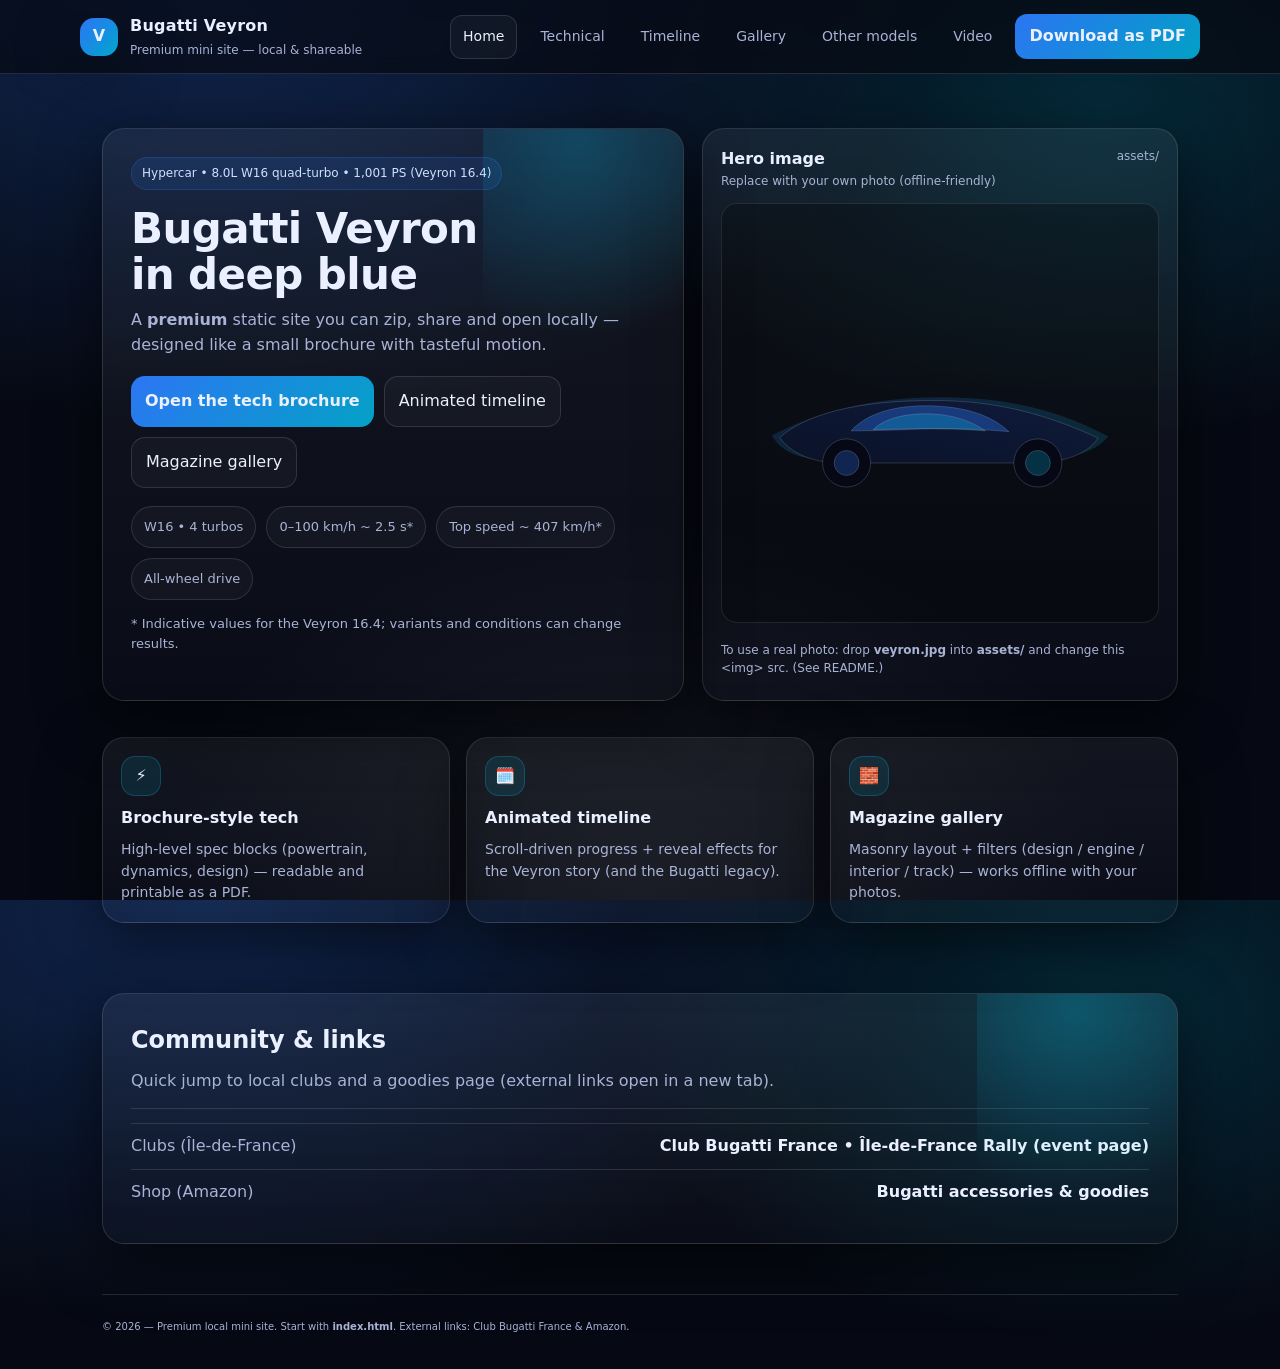
<file: index.html>
<!doctype html>
<html lang="en">
<head>
  <meta charset="utf-8"/>
  <meta name="viewport" content="width=device-width, initial-scale=1"/>
  <title>Bugatti Veyron (Blue) — Premium Fan Mini Site</title>
  <meta name="description" content="A premium, shareable mini site about the blue Bugatti Veyron: home, brochure tech sheet, animated timeline, gallery, other models configurator, and video."/>
  <link rel="stylesheet" href="assets/styles.css"/>
</head>
<body>

<header>
  <div class="container nav">
    <a class="brand" href="index.html">
      <div class="badge">V</div>
      <div class="brandText">
        <div class="title">Bugatti Veyron</div>
        <div class="subtitle">Premium mini site — local & shareable</div>
      </div>
    </a>
    <nav class="links" aria-label="Main navigation">
      <a class="link" aria-current="page" href="index.html">Home</a>
      <a class="link" href="technical.html">Technical</a>
      <a class="link" href="timeline.html">Timeline</a>
      <a class="link" href="gallery.html">Gallery</a>
      <a class="link" href="other-models.html">Other models</a>
      <a class="link" href="video.html">Video</a>
      <a class="cta" href="technical.html#print">Download as PDF</a>
    </nav>
  </div>
</header>

<main class="container">
  <section class="hero">
    <div class="heroGrid">
      <div class="card heroCard reveal" data-parallax="0.20">
        <span class="kicker">Hypercar • 8.0L W16 quad‑turbo • 1,001 PS (Veyron 16.4)</span>
        <h1>Bugatti Veyron<br/>in deep blue</h1>
        <p class="lead">
          A <b>premium</b> static site you can zip, share and open locally — designed like a small brochure with tasteful motion.
        </p>
        <div class="btnRow">
          <a class="btn btnPrimary" href="technical.html">Open the tech brochure</a>
          <a class="btn" href="timeline.html">Animated timeline</a>
          <a class="btn" href="gallery.html">Magazine gallery</a>
        </div>

        <div class="pills" aria-label="Key figures">
          <div class="pill">W16 • 4 turbos</div>
          <div class="pill">0–100 km/h ~ 2.5 s*</div>
          <div class="pill">Top speed ~ 407 km/h*</div>
          <div class="pill">All‑wheel drive</div>
        </div>
        <p class="lead" style="margin-top:14px; font-size:13px">
          * Indicative values for the Veyron 16.4; variants and conditions can change results.
        </p>
      </div>

      <div class="card mediaCard reveal">
        <div class="mediaTop">
          <div>
            <div class="mediaTitle">Hero image</div>
            <div class="mediaNote">Replace with your own photo (offline‑friendly)</div>
          </div>
          <div class="mediaNote">assets/</div>
        </div>
        <div class="figure">
          <img src="assets/veyron-illustration.svg" alt="Stylized illustration of a blue Bugatti Veyron"/>
        </div>
        <div class="caption">
          To use a real photo: drop <b>veyron.jpg</b> into <b>assets/</b> and change this &lt;img&gt; src. (See README.)
        </div>
      </div>
    </div>
  </section>

  <section class="section">
    <div class="grid3">
      <div class="card tile reveal">
        <div class="icon">⚡</div>
        <h3>Brochure‑style tech</h3>
        <p>High‑level spec blocks (powertrain, dynamics, design) — readable and printable as a PDF.</p>
      </div>
      <div class="card tile reveal">
        <div class="icon">🗓️</div>
        <h3>Animated timeline</h3>
        <p>Scroll‑driven progress + reveal effects for the Veyron story (and the Bugatti legacy).</p>
      </div>
      <div class="card tile reveal">
        <div class="icon">🧱</div>
        <h3>Magazine gallery</h3>
        <p>Masonry layout + filters (design / engine / interior / track) — works offline with your photos.</p>
      </div>
    </div>
  </section>

  <section class="section">
    <div class="card heroCard reveal">
      <h2 style="margin:0 0 10px; font-size:24px">Community & links</h2>
      <p class="lead" style="margin:0">
        Quick jump to local clubs and a goodies page (external links open in a new tab).
      </p>
      
<div class="hr"></div>
<div class="specRow"><span>Clubs (Île‑de‑France)</span><b><a href="https://www.clubbugatti.fr/" target="_blank" rel="noopener">Club Bugatti France</a> • <a href="https://www.clubbugatti.fr/event-details/rallye-ile-de-france-2025" target="_blank" rel="noopener">Île‑de‑France Rally (event page)</a></b></div>
<div class="specRow"><span>Shop (Amazon)</span><b><a href="https://www.amazon.fr/Bugatti-Porte-cl%C3%A9s-Accessoires/s?k=Bugatti&rh=n%3A2711340031" target="_blank" rel="noopener">Bugatti accessories & goodies</a></b></div>

    </div>
  </section>

  <footer class="footer">
    <div class="container" style="padding:0">
      <small>© <span data-year></span> — Premium local mini site. Start with <b>index.html</b>. External links: Club Bugatti France & Amazon.</small>
    </div>
  </footer>
</main>
<script src="assets/script.js"></script>
</body>
</html>
</file>
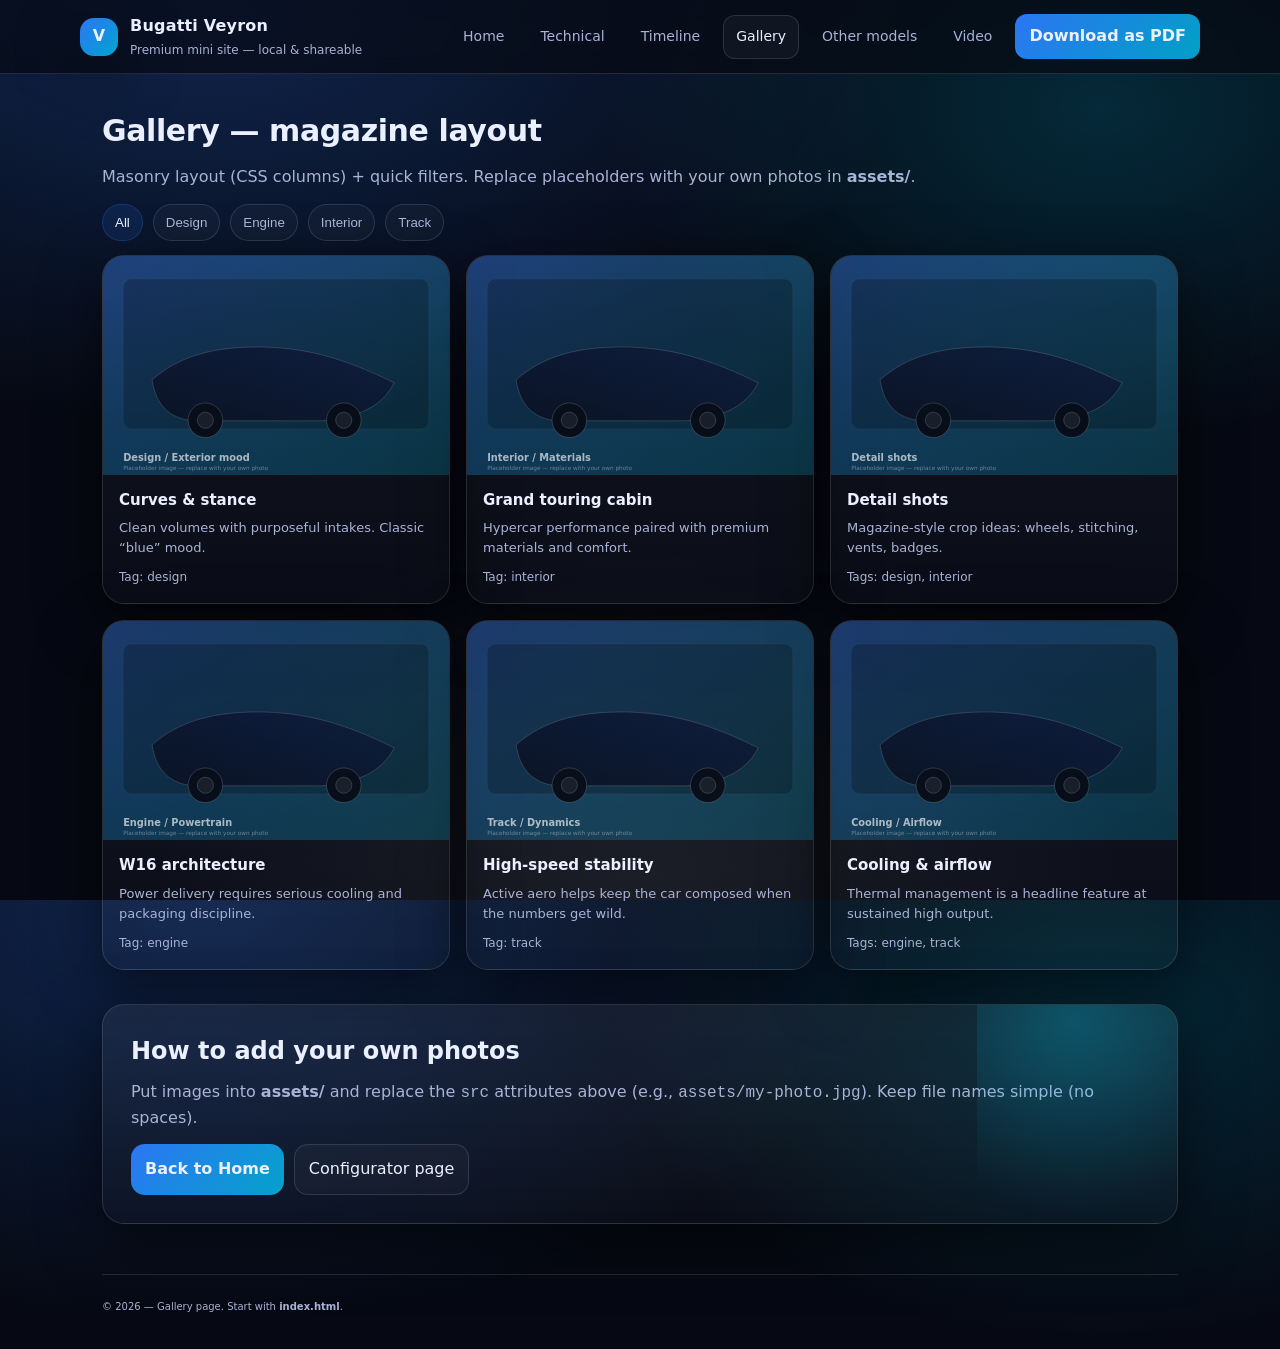
<file: gallery.html>
<!doctype html>
<html lang="en">
<head>
  <meta charset="utf-8"/>
  <meta name="viewport" content="width=device-width, initial-scale=1"/>
  <title>Bugatti Veyron — Gallery (masonry + filters)</title>
  <meta name="description" content="Magazine-style masonry gallery with filters. Offline-friendly placeholders you can replace with real photos."/>
  <link rel="stylesheet" href="assets/styles.css"/>
</head>
<body>

<header>
  <div class="container nav">
    <a class="brand" href="index.html">
      <div class="badge">V</div>
      <div class="brandText">
        <div class="title">Bugatti Veyron</div>
        <div class="subtitle">Premium mini site — local & shareable</div>
      </div>
    </a>
    <nav class="links" aria-label="Main navigation">
      <a class="link" href="index.html">Home</a>
      <a class="link" href="technical.html">Technical</a>
      <a class="link" href="timeline.html">Timeline</a>
      <a class="link" aria-current="page" href="gallery.html">Gallery</a>
      <a class="link" href="other-models.html">Other models</a>
      <a class="link" href="video.html">Video</a>
      <a class="cta" href="technical.html#print">Download as PDF</a>
    </nav>
  </div>
</header>

<main class="container">
  <section class="pageTitle reveal">
    <h2>Gallery — magazine layout</h2>
    <p>Masonry layout (CSS columns) + quick filters. Replace placeholders with your own photos in <b>assets/</b>.</p>
  </section>

  <section class="section" style="padding-top:0">
    <div class="filterRow reveal" role="toolbar" aria-label="Gallery filters">
      <button class="chip" aria-pressed="true" data-filter="all">All</button>
      <button class="chip" aria-pressed="false" data-filter="design">Design</button>
      <button class="chip" aria-pressed="false" data-filter="engine">Engine</button>
      <button class="chip" aria-pressed="false" data-filter="interior">Interior</button>
      <button class="chip" aria-pressed="false" data-filter="track">Track</button>
    </div>

    <div class="gallery">
      <div class="gItem reveal" data-tags="design">
        <div class="card gCard">
          <img class="gImg" src="assets/gallery-01.svg" alt="Design shot placeholder"/>
          <div class="gBody">
            <h4>Curves & stance</h4>
            <p>Clean volumes with purposeful intakes. Classic “blue” mood.</p>
            <div class="tag">Tag: design</div>
          </div>
        </div>
      </div>

      <div class="gItem reveal" data-tags="engine">
        <div class="card gCard">
          <img class="gImg" src="assets/gallery-02.svg" alt="Engine placeholder"/>
          <div class="gBody">
            <h4>W16 architecture</h4>
            <p>Power delivery requires serious cooling and packaging discipline.</p>
            <div class="tag">Tag: engine</div>
          </div>
        </div>
      </div>

      <div class="gItem reveal" data-tags="interior">
        <div class="card gCard">
          <img class="gImg" src="assets/gallery-03.svg" alt="Interior placeholder"/>
          <div class="gBody">
            <h4>Grand touring cabin</h4>
            <p>Hypercar performance paired with premium materials and comfort.</p>
            <div class="tag">Tag: interior</div>
          </div>
        </div>
      </div>

      <div class="gItem reveal" data-tags="track">
        <div class="card gCard">
          <img class="gImg" src="assets/gallery-04.svg" alt="Track placeholder"/>
          <div class="gBody">
            <h4>High‑speed stability</h4>
            <p>Active aero helps keep the car composed when the numbers get wild.</p>
            <div class="tag">Tag: track</div>
          </div>
        </div>
      </div>

      <div class="gItem reveal" data-tags="design,interior">
        <div class="card gCard">
          <img class="gImg" src="assets/gallery-05.svg" alt="Design + interior placeholder"/>
          <div class="gBody">
            <h4>Detail shots</h4>
            <p>Magazine-style crop ideas: wheels, stitching, vents, badges.</p>
            <div class="tag">Tags: design, interior</div>
          </div>
        </div>
      </div>

      <div class="gItem reveal" data-tags="engine,track">
        <div class="card gCard">
          <img class="gImg" src="assets/gallery-06.svg" alt="Engine + track placeholder"/>
          <div class="gBody">
            <h4>Cooling & airflow</h4>
            <p>Thermal management is a headline feature at sustained high output.</p>
            <div class="tag">Tags: engine, track</div>
          </div>
        </div>
      </div>
    </div>

    <div class="card heroCard reveal" style="margin-top:18px">
      <h2 style="margin:0 0 10px; font-size:24px">How to add your own photos</h2>
      <p class="lead" style="margin:0 0 12px">
        Put images into <b>assets/</b> and replace the <code>src</code> attributes above (e.g., <code>assets/my-photo.jpg</code>).
        Keep file names simple (no spaces).
      </p>
      <div class="btnRow">
        <a class="btn btnPrimary" href="index.html">Back to Home</a>
        <a class="btn" href="other-models.html">Configurator page</a>
      </div>
    </div>
  </section>

  <footer class="footer">
    <div class="container" style="padding:0">
      <small>© <span data-year></span> — Gallery page. Start with <b>index.html</b>.</small>
    </div>
  </footer>
</main>
<script src="assets/script.js"></script>
</body>
</html>
</file>
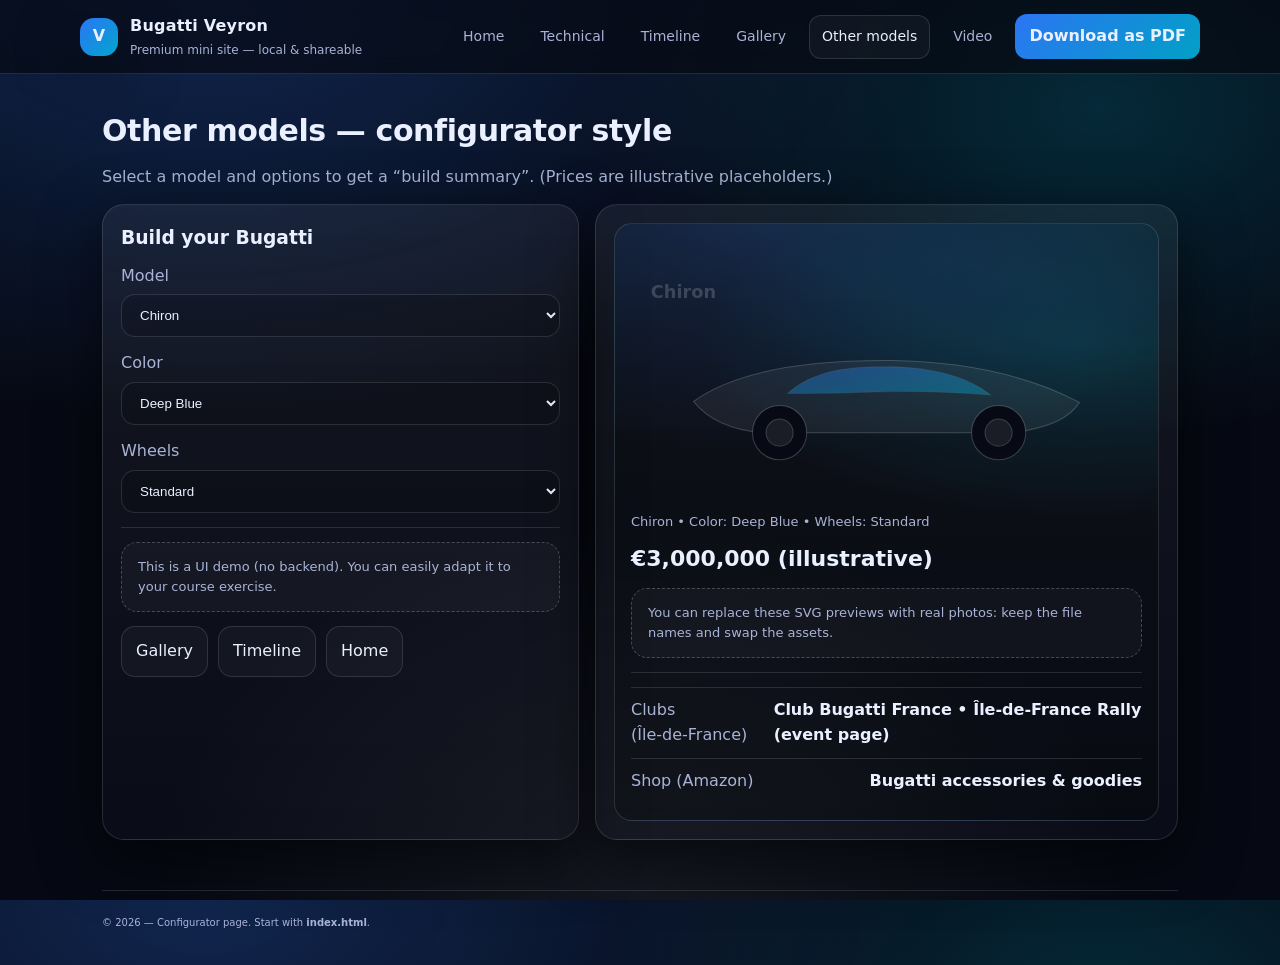
<file: other-models.html>
<!doctype html>
<html lang="en">
<head>
  <meta charset="utf-8"/>
  <meta name="viewport" content="width=device-width, initial-scale=1"/>
  <title>Bugatti — Other models configurator</title>
  <meta name="description" content="Other Bugatti models presented in a configurator-like layout with simple option selection."/>
  <link rel="stylesheet" href="assets/styles.css"/>
</head>
<body>

<header>
  <div class="container nav">
    <a class="brand" href="index.html">
      <div class="badge">V</div>
      <div class="brandText">
        <div class="title">Bugatti Veyron</div>
        <div class="subtitle">Premium mini site — local & shareable</div>
      </div>
    </a>
    <nav class="links" aria-label="Main navigation">
      <a class="link" href="index.html">Home</a>
      <a class="link" href="technical.html">Technical</a>
      <a class="link" href="timeline.html">Timeline</a>
      <a class="link" href="gallery.html">Gallery</a>
      <a class="link" aria-current="page" href="other-models.html">Other models</a>
      <a class="link" href="video.html">Video</a>
      <a class="cta" href="technical.html#print">Download as PDF</a>
    </nav>
  </div>
</header>

<main class="container">
  <section class="pageTitle reveal">
    <h2>Other models — configurator style</h2>
    <p>Select a model and options to get a “build summary”. (Prices are illustrative placeholders.)</p>
  </section>

  <section class="section" style="padding-top:0">
    <div class="cfgGrid" data-configurator>
      <div class="card specCard reveal">
        <h3>Build your Bugatti</h3>
        <label for="cfgModel" style="display:block; color:var(--muted); margin:10px 0 6px">Model</label>
        <select id="cfgModel" class="select">
          <option>Chiron</option>
          <option>Divo</option>
          <option>Centodieci</option>
          <option>Bolide</option>
        </select>

        <label for="cfgColor" style="display:block; color:var(--muted); margin:14px 0 6px">Color</label>
        <select id="cfgColor" class="select">
          <option>Deep Blue</option>
          <option>Noir</option>
          <option>Pearl White</option>
          <option>French Racing Blue</option>
        </select>

        <label for="cfgWheels" style="display:block; color:var(--muted); margin:14px 0 6px">Wheels</label>
        <select id="cfgWheels" class="select">
          <option>Standard</option>
          <option>Forged</option>
          <option>Carbon</option>
        </select>

        <div class="hr"></div>
        <div class="noteBox">
          This is a UI demo (no backend). You can easily adapt it to your course exercise.
        </div>
        <div class="btnRow">
          <a class="btn" href="gallery.html">Gallery</a>
          <a class="btn" href="timeline.html">Timeline</a>
          <a class="btn" href="index.html">Home</a>
        </div>
      </div>

      <div class="card cfgPreview reveal">
        <div class="previewBox">
          <img id="cfgPreviewImg" src="assets/model-chiron.svg" alt="Selected model preview"/>
          <div class="cfgSummary" id="cfgSummary">Chiron • Color: Deep Blue • Wheels: Standard</div>
          <div class="price" id="cfgPrice">€3,000,000 (illustrative)</div>
          <div class="noteBox" style="margin-top:12px">
            You can replace these SVG previews with real photos: keep the file names and swap the assets.
          </div>
          
<div class="hr"></div>
<div class="specRow"><span>Clubs (Île‑de‑France)</span><b><a href="https://www.clubbugatti.fr/" target="_blank" rel="noopener">Club Bugatti France</a> • <a href="https://www.clubbugatti.fr/event-details/rallye-ile-de-france-2025" target="_blank" rel="noopener">Île‑de‑France Rally (event page)</a></b></div>
<div class="specRow"><span>Shop (Amazon)</span><b><a href="https://www.amazon.fr/Bugatti-Porte-cl%C3%A9s-Accessoires/s?k=Bugatti&rh=n%3A2711340031" target="_blank" rel="noopener">Bugatti accessories & goodies</a></b></div>

        </div>
      </div>
    </div>
  </section>

  <footer class="footer">
    <div class="container" style="padding:0">
      <small>© <span data-year></span> — Configurator page. Start with <b>index.html</b>.</small>
    </div>
  </footer>
</main>
<script src="assets/script.js"></script>
</body>
</html>
</file>
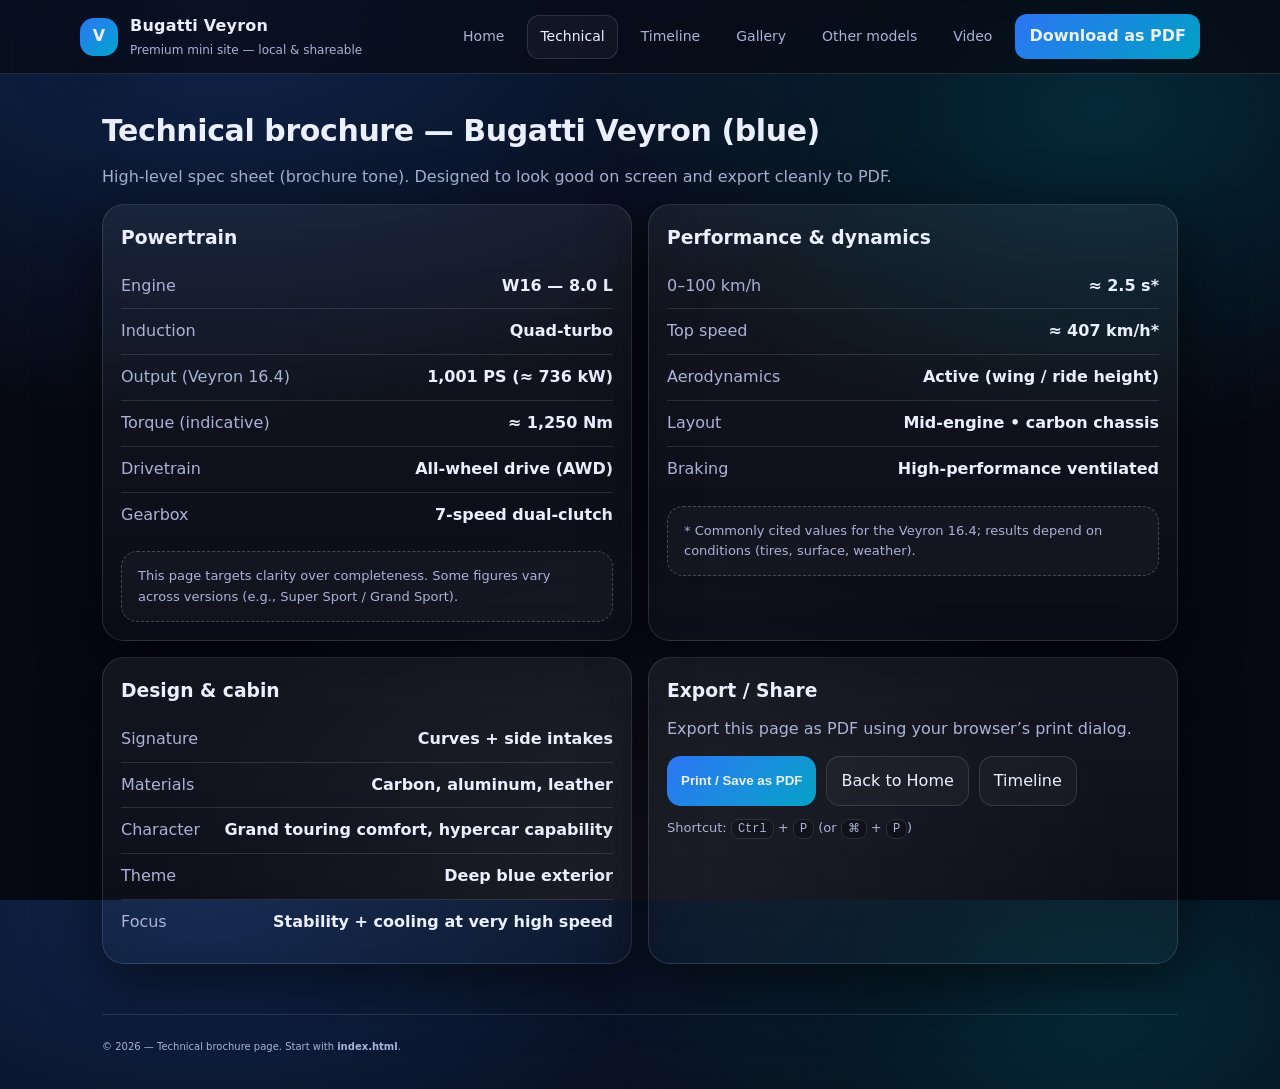
<file: technical.html>
<!doctype html>
<html lang="en">
<head>
  <meta charset="utf-8"/>
  <meta name="viewport" content="width=device-width, initial-scale=1"/>
  <title>Bugatti Veyron — Technical brochure</title>
  <meta name="description" content="High-level technical brochure page for the Bugatti Veyron (blue)."/>
  <link rel="stylesheet" href="assets/styles.css"/>
  <style>
    @media print {
      header, .btnRow, .footer { display:none !important; }
      body { background:#fff; color:#000; }
      .card { box-shadow:none; border-color:#ddd; }
      .specRow { border-top:1px solid #ddd; }
      a { text-decoration:none; color:#000; }
    }
  </style>
</head>
<body>

<header>
  <div class="container nav">
    <a class="brand" href="index.html">
      <div class="badge">V</div>
      <div class="brandText">
        <div class="title">Bugatti Veyron</div>
        <div class="subtitle">Premium mini site — local & shareable</div>
      </div>
    </a>
    <nav class="links" aria-label="Main navigation">
      <a class="link" href="index.html">Home</a>
      <a class="link" aria-current="page" href="technical.html">Technical</a>
      <a class="link" href="timeline.html">Timeline</a>
      <a class="link" href="gallery.html">Gallery</a>
      <a class="link" href="other-models.html">Other models</a>
      <a class="link" href="video.html">Video</a>
      <a class="cta" href="technical.html#print">Download as PDF</a>
    </nav>
  </div>
</header>

<main class="container">
  <section class="pageTitle reveal">
    <h2>Technical brochure — Bugatti Veyron (blue)</h2>
    <p>High‑level spec sheet (brochure tone). Designed to look good on screen and export cleanly to PDF.</p>
  </section>

  <section class="section" style="padding-top:0">
    <div class="specGrid">
      <div class="card specCard reveal">
        <h3>Powertrain</h3>
        <div class="specRow"><span>Engine</span><b>W16 — 8.0 L</b></div>
        <div class="specRow"><span>Induction</span><b>Quad‑turbo</b></div>
        <div class="specRow"><span>Output (Veyron 16.4)</span><b>1,001 PS (≈ 736 kW)</b></div>
        <div class="specRow"><span>Torque (indicative)</span><b>≈ 1,250 Nm</b></div>
        <div class="specRow"><span>Drivetrain</span><b>All‑wheel drive (AWD)</b></div>
        <div class="specRow"><span>Gearbox</span><b>7‑speed dual‑clutch</b></div>
        <div class="noteBox" style="margin-top:14px">
          This page targets clarity over completeness. Some figures vary across versions (e.g., Super Sport / Grand Sport).
        </div>
      </div>

      <div class="card specCard reveal">
        <h3>Performance & dynamics</h3>
        <div class="specRow"><span>0–100 km/h</span><b>≈ 2.5 s*</b></div>
        <div class="specRow"><span>Top speed</span><b>≈ 407 km/h*</b></div>
        <div class="specRow"><span>Aerodynamics</span><b>Active (wing / ride height)</b></div>
        <div class="specRow"><span>Layout</span><b>Mid‑engine • carbon chassis</b></div>
        <div class="specRow"><span>Braking</span><b>High‑performance ventilated</b></div>
        <div class="noteBox" style="margin-top:14px">
          * Commonly cited values for the Veyron 16.4; results depend on conditions (tires, surface, weather).
        </div>
      </div>

      <div class="card specCard reveal">
        <h3>Design & cabin</h3>
        <div class="specRow"><span>Signature</span><b>Curves + side intakes</b></div>
        <div class="specRow"><span>Materials</span><b>Carbon, aluminum, leather</b></div>
        <div class="specRow"><span>Character</span><b>Grand touring comfort, hypercar capability</b></div>
        <div class="specRow"><span>Theme</span><b>Deep blue exterior</b></div>
        <div class="specRow"><span>Focus</span><b>Stability + cooling at very high speed</b></div>
      </div>

      <div class="card specCard reveal">
        <h3>Export / Share</h3>
        <p class="lead" style="margin:0 0 12px">
          Export this page as PDF using your browser’s print dialog.
        </p>
        <div class="btnRow">
          <button class="btn btnPrimary" onclick="window.print()" id="print">Print / Save as PDF</button>
          <a class="btn" href="index.html">Back to Home</a>
          <a class="btn" href="timeline.html">Timeline</a>
        </div>
        <p class="lead" style="margin-top:12px; font-size:13px">
          Shortcut: <kbd>Ctrl</kbd> + <kbd>P</kbd> (or <kbd>⌘</kbd> + <kbd>P</kbd>)
        </p>
        <div class="noteBox" data-print-hint style="opacity:0; transition:opacity .25s">
          Tip: select “Save as PDF” in the print dialog.
        </div>
      </div>
    </div>
  </section>

  <footer class="footer">
    <div class="container" style="padding:0">
      <small>© <span data-year></span> — Technical brochure page. Start with <b>index.html</b>.</small>
    </div>
  </footer>
</main>
<script src="assets/script.js"></script>
</body>
</html>
</file>
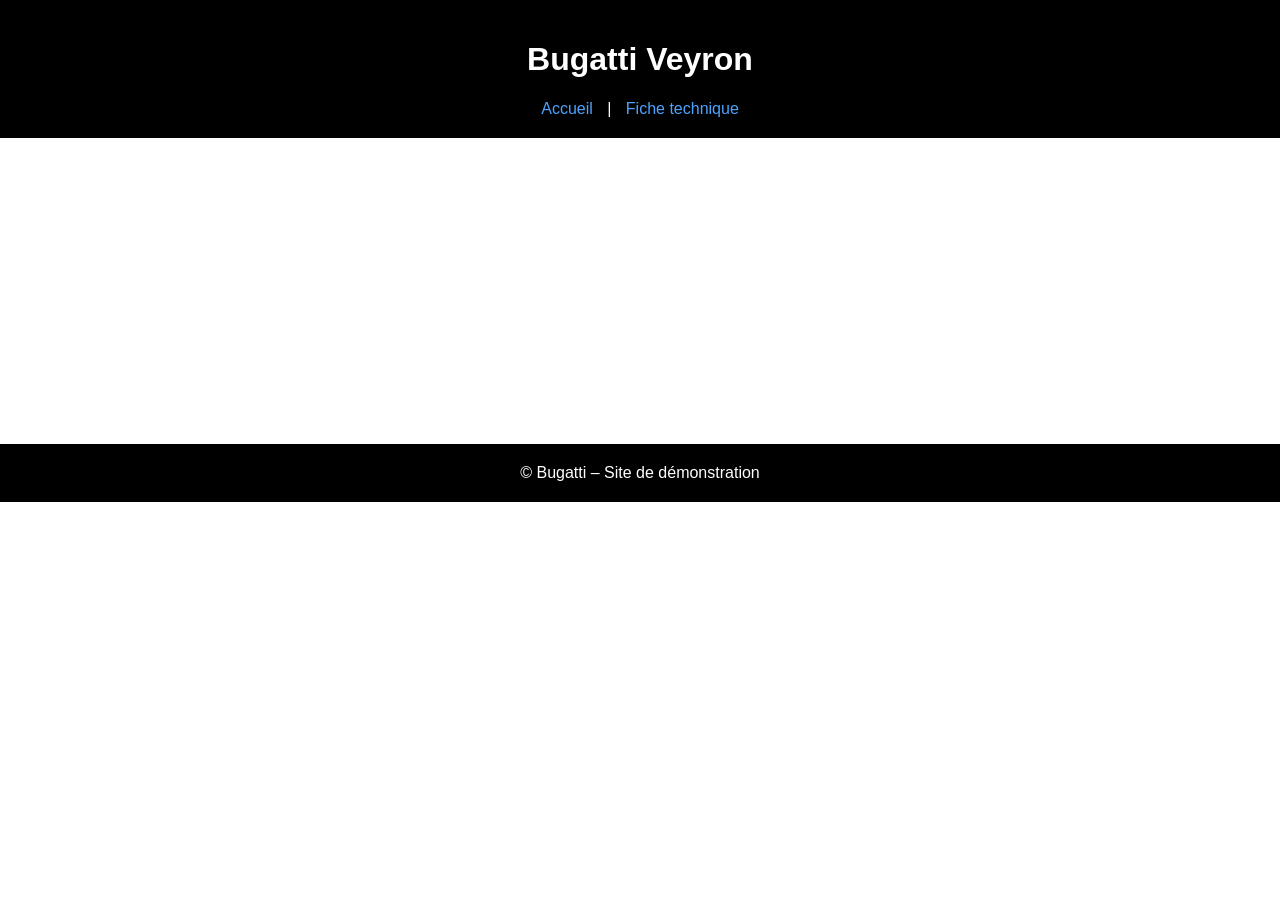
<file: technique.html>
<!DOCTYPE html>
<html lang="fr">
<head>
<meta charset="UTF-8">
<title>Bugatti Veyron – Technique</title>
<link rel="stylesheet" href="style.css">
</head>
<body>
<header>
<h1>Bugatti Veyron</h1>
<nav><a href="index.html">Accueil</a> | <a href="technique.html">Fiche technique</a></nav>
</header>
<section class="content">
<h2>Fiche technique – Haut niveau</h2>
<ul>
<li>Moteur : W16 quad‑turbo</li>
<li>Puissance : ~1000 ch</li>
<li>Vitesse maximale : > 400 km/h</li>
<li>Transmission : Intégrale</li>
<li>Châssis : Monocoque carbone</li>
<li>Positionnement : Hypercar de prestige</li>
</ul>
<p>La Veyron incarne l'excellence automobile et le savoir‑faire extrême de Bugatti.</p>
</section>
<footer>© Bugatti – Site de démonstration</footer>
</body>
</html>
</file>
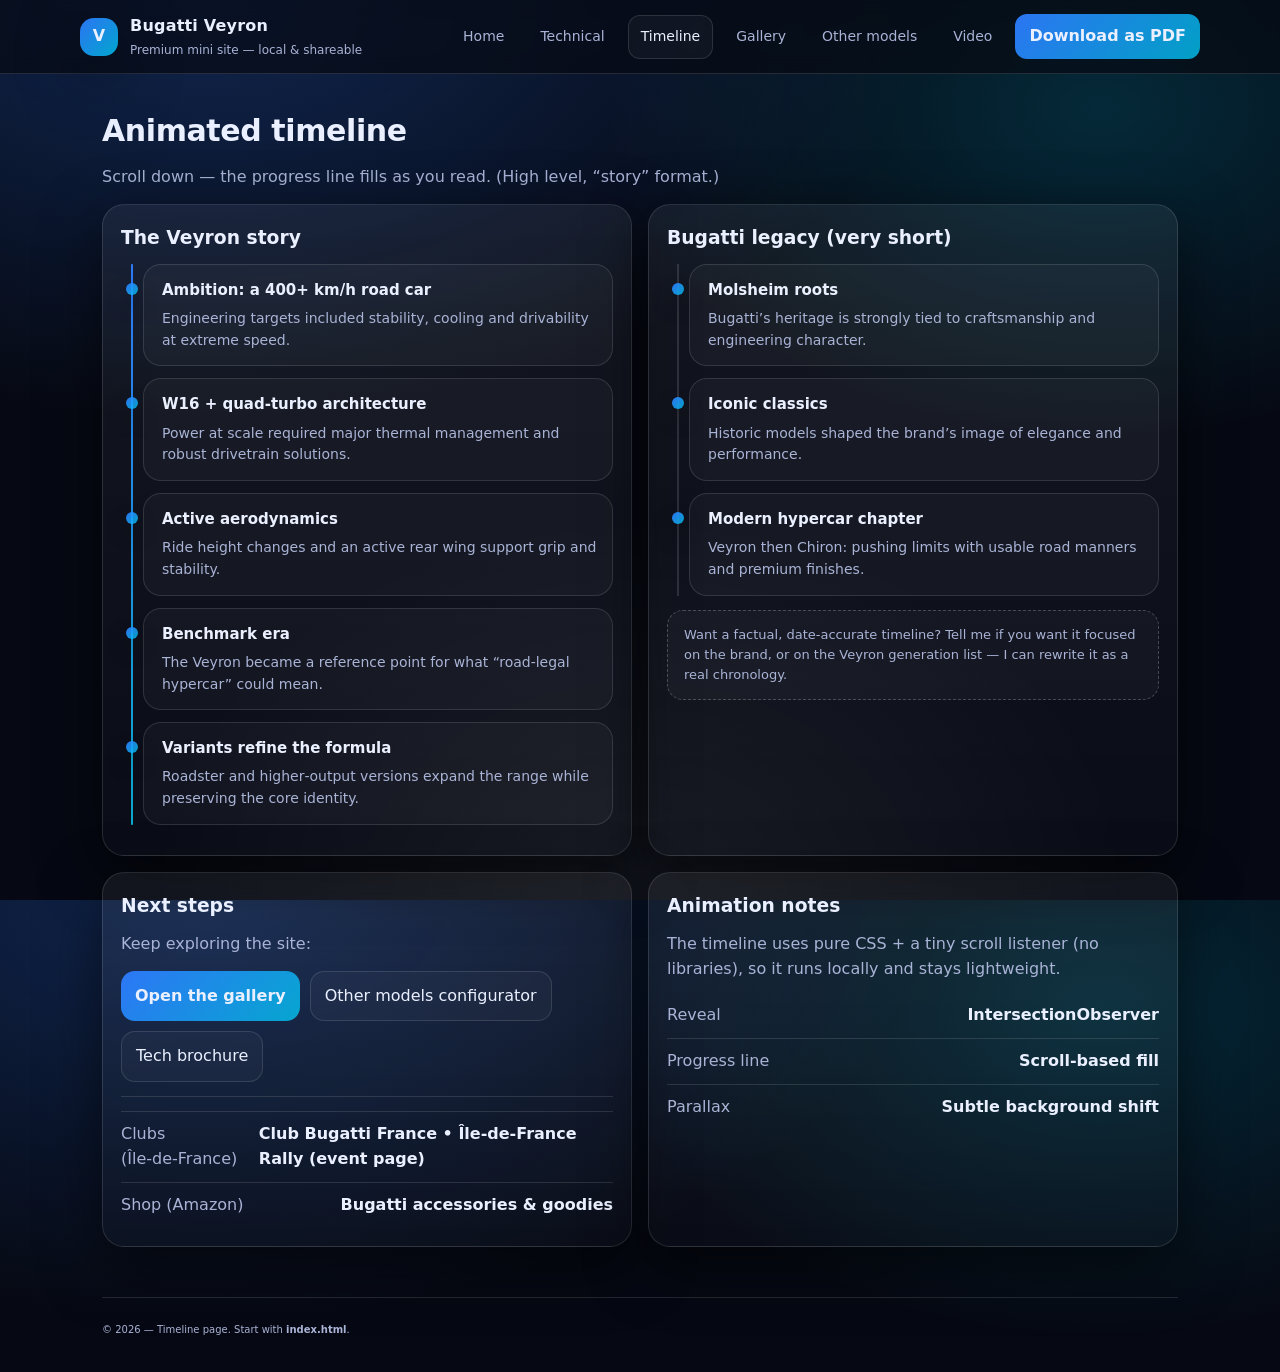
<file: timeline.html>
<!doctype html>
<html lang="en">
<head>
  <meta charset="utf-8"/>
  <meta name="viewport" content="width=device-width, initial-scale=1"/>
  <title>Bugatti Veyron — Animated timeline</title>
  <meta name="description" content="Animated timeline of the Bugatti Veyron story, with scroll progress and reveal animations."/>
  <link rel="stylesheet" href="assets/styles.css"/>
</head>
<body>

<header>
  <div class="container nav">
    <a class="brand" href="index.html">
      <div class="badge">V</div>
      <div class="brandText">
        <div class="title">Bugatti Veyron</div>
        <div class="subtitle">Premium mini site — local & shareable</div>
      </div>
    </a>
    <nav class="links" aria-label="Main navigation">
      <a class="link" href="index.html">Home</a>
      <a class="link" href="technical.html">Technical</a>
      <a class="link" aria-current="page" href="timeline.html">Timeline</a>
      <a class="link" href="gallery.html">Gallery</a>
      <a class="link" href="other-models.html">Other models</a>
      <a class="link" href="video.html">Video</a>
      <a class="cta" href="technical.html#print">Download as PDF</a>
    </nav>
  </div>
</header>

<main class="container">
  <section class="pageTitle reveal">
    <h2>Animated timeline</h2>
    <p>Scroll down — the progress line fills as you read. (High level, “story” format.)</p>
  </section>

  <section class="section" style="padding-top:0">
    <div class="specGrid">
      <div class="card specCard reveal">
        <h3>The Veyron story</h3>
        <div class="timeline" data-timeline>
          <div class="progressLine"></div>

          <div class="tItem reveal">
            <h4>Ambition: a 400+ km/h road car</h4>
            <p>Engineering targets included stability, cooling and drivability at extreme speed.</p>
          </div>

          <div class="tItem reveal">
            <h4>W16 + quad‑turbo architecture</h4>
            <p>Power at scale required major thermal management and robust drivetrain solutions.</p>
          </div>

          <div class="tItem reveal">
            <h4>Active aerodynamics</h4>
            <p>Ride height changes and an active rear wing support grip and stability.</p>
          </div>

          <div class="tItem reveal">
            <h4>Benchmark era</h4>
            <p>The Veyron became a reference point for what “road‑legal hypercar” could mean.</p>
          </div>

          <div class="tItem reveal">
            <h4>Variants refine the formula</h4>
            <p>Roadster and higher‑output versions expand the range while preserving the core identity.</p>
          </div>
        </div>
      </div>

      <div class="card specCard reveal">
        <h3>Bugatti legacy (very short)</h3>
        <div class="timeline" data-timeline>
          <div class="progressLine"></div>

          <div class="tItem reveal">
            <h4>Molsheim roots</h4>
            <p>Bugatti’s heritage is strongly tied to craftsmanship and engineering character.</p>
          </div>

          <div class="tItem reveal">
            <h4>Iconic classics</h4>
            <p>Historic models shaped the brand’s image of elegance and performance.</p>
          </div>

          <div class="tItem reveal">
            <h4>Modern hypercar chapter</h4>
            <p>Veyron then Chiron: pushing limits with usable road manners and premium finishes.</p>
          </div>
        </div>

        <div class="noteBox" style="margin-top:14px">
          Want a factual, date‑accurate timeline? Tell me if you want it focused on the brand, or on the Veyron generation list — I can rewrite it as a real chronology.
        </div>
      </div>

      <div class="card specCard reveal">
        <h3>Next steps</h3>
        <p class="lead" style="margin:0 0 12px">
          Keep exploring the site:
        </p>
        <div class="btnRow">
          <a class="btn btnPrimary" href="gallery.html">Open the gallery</a>
          <a class="btn" href="other-models.html">Other models configurator</a>
          <a class="btn" href="technical.html">Tech brochure</a>
        </div>
        
<div class="hr"></div>
<div class="specRow"><span>Clubs (Île‑de‑France)</span><b><a href="https://www.clubbugatti.fr/" target="_blank" rel="noopener">Club Bugatti France</a> • <a href="https://www.clubbugatti.fr/event-details/rallye-ile-de-france-2025" target="_blank" rel="noopener">Île‑de‑France Rally (event page)</a></b></div>
<div class="specRow"><span>Shop (Amazon)</span><b><a href="https://www.amazon.fr/Bugatti-Porte-cl%C3%A9s-Accessoires/s?k=Bugatti&rh=n%3A2711340031" target="_blank" rel="noopener">Bugatti accessories & goodies</a></b></div>

      </div>

      <div class="card specCard reveal">
        <h3>Animation notes</h3>
        <p class="lead" style="margin:0 0 12px">
          The timeline uses pure CSS + a tiny scroll listener (no libraries), so it runs locally and stays lightweight.
        </p>
        <div class="specRow"><span>Reveal</span><b>IntersectionObserver</b></div>
        <div class="specRow"><span>Progress line</span><b>Scroll-based fill</b></div>
        <div class="specRow"><span>Parallax</span><b>Subtle background shift</b></div>
      </div>
    </div>
  </section>

  <footer class="footer">
    <div class="container" style="padding:0">
      <small>© <span data-year></span> — Timeline page. Start with <b>index.html</b>.</small>
    </div>
  </footer>
</main>
<script src="assets/script.js"></script>
</body>
</html>
</file>
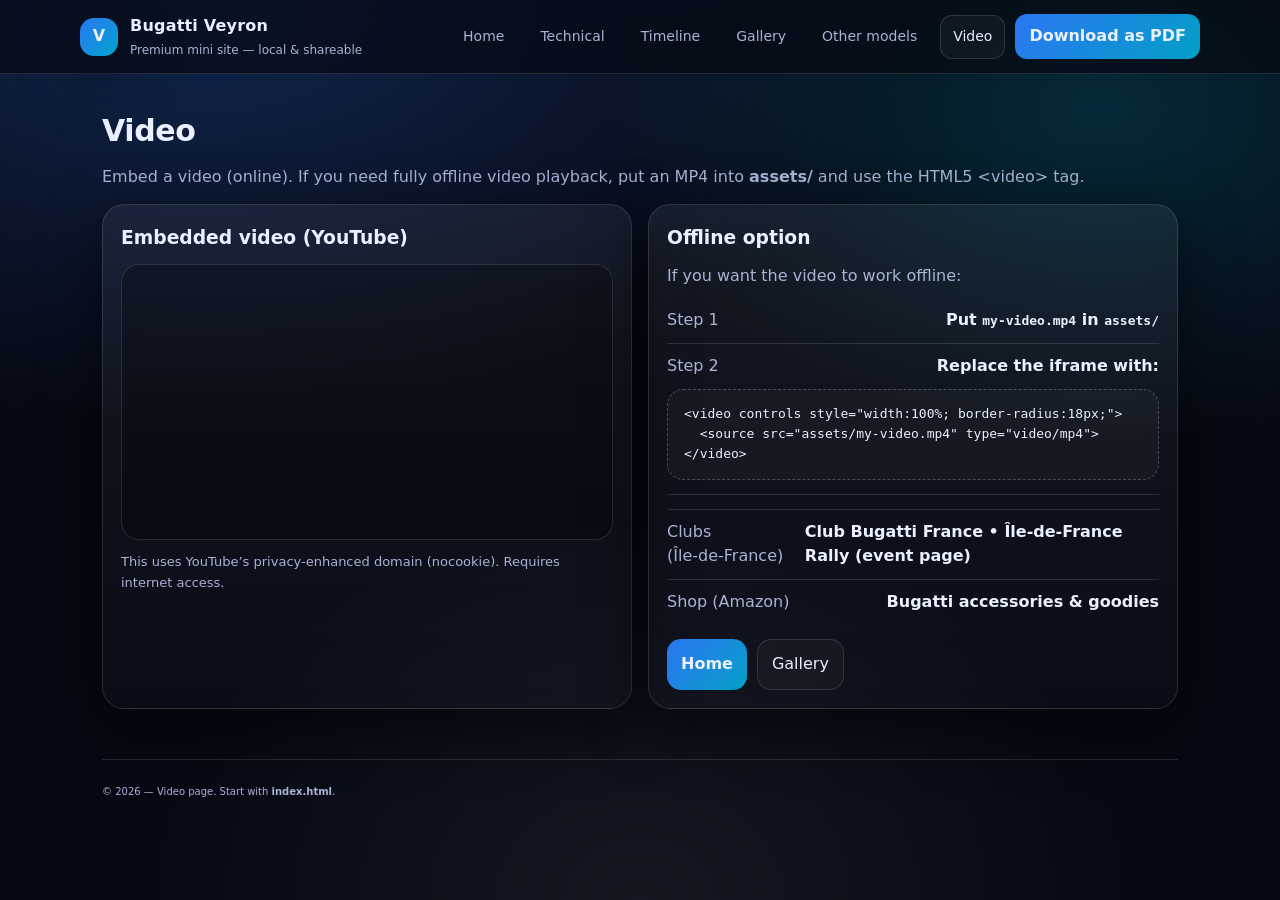
<file: video.html>
<!doctype html>
<html lang="en">
<head>
  <meta charset="utf-8"/>
  <meta name="viewport" content="width=device-width, initial-scale=1"/>
  <title>Bugatti Veyron — Video</title>
  <meta name="description" content="Video page: embed a Veyron-related video (works online)."/>
  <link rel="stylesheet" href="assets/styles.css"/>
</head>
<body>

<header>
  <div class="container nav">
    <a class="brand" href="index.html">
      <div class="badge">V</div>
      <div class="brandText">
        <div class="title">Bugatti Veyron</div>
        <div class="subtitle">Premium mini site — local & shareable</div>
      </div>
    </a>
    <nav class="links" aria-label="Main navigation">
      <a class="link" href="index.html">Home</a>
      <a class="link" href="technical.html">Technical</a>
      <a class="link" href="timeline.html">Timeline</a>
      <a class="link" href="gallery.html">Gallery</a>
      <a class="link" href="other-models.html">Other models</a>
      <a class="link" aria-current="page" href="video.html">Video</a>
      <a class="cta" href="technical.html#print">Download as PDF</a>
    </nav>
  </div>
</header>

<main class="container">
  <section class="pageTitle reveal">
    <h2>Video</h2>
    <p>Embed a video (online). If you need fully offline video playback, put an MP4 into <b>assets/</b> and use the HTML5 &lt;video&gt; tag.</p>
  </section>

  <section class="section" style="padding-top:0">
    <div class="specGrid">
      <div class="card specCard reveal">
        <h3>Embedded video (YouTube)</h3>
        <div class="videoFrame">
          <iframe src="https://www.youtube-nocookie.com/embed/tijdbZFIHyQ" title="Club Bugatti France video (YouTube)" allow="accelerometer; autoplay; clipboard-write; encrypted-media; gyroscope; picture-in-picture" allowfullscreen></iframe>
        </div>
        <p class="lead" style="margin-top:12px; font-size:13px">
          This uses YouTube’s privacy-enhanced domain (nocookie). Requires internet access.
        </p>
      </div>

      <div class="card specCard reveal">
        <h3>Offline option</h3>
        <p class="lead" style="margin:0 0 10px">
          If you want the video to work offline:
        </p>
        <div class="specRow"><span>Step 1</span><b>Put <code>my-video.mp4</code> in <code>assets/</code></b></div>
        <div class="specRow"><span>Step 2</span><b>Replace the iframe with:</b></div>
        <div class="noteBox">
<pre style="margin:0; white-space:pre-wrap; color:var(--text)">&lt;video controls style="width:100%; border-radius:18px;"&gt;
  &lt;source src="assets/my-video.mp4" type="video/mp4"&gt;
&lt;/video&gt;</pre>
        </div>
        
<div class="hr"></div>
<div class="specRow"><span>Clubs (Île‑de‑France)</span><b><a href="https://www.clubbugatti.fr/" target="_blank" rel="noopener">Club Bugatti France</a> • <a href="https://www.clubbugatti.fr/event-details/rallye-ile-de-france-2025" target="_blank" rel="noopener">Île‑de‑France Rally (event page)</a></b></div>
<div class="specRow"><span>Shop (Amazon)</span><b><a href="https://www.amazon.fr/Bugatti-Porte-cl%C3%A9s-Accessoires/s?k=Bugatti&rh=n%3A2711340031" target="_blank" rel="noopener">Bugatti accessories & goodies</a></b></div>

        <div class="btnRow">
          <a class="btn btnPrimary" href="index.html">Home</a>
          <a class="btn" href="gallery.html">Gallery</a>
        </div>
      </div>
    </div>
  </section>

  <footer class="footer">
    <div class="container" style="padding:0">
      <small>© <span data-year></span> — Video page. Start with <b>index.html</b>.</small>
    </div>
  </footer>
</main>
<script src="assets/script.js"></script>
</body>
</html>
</file>
<file: assets/styles.css>
:root{
  --bg:#060913;
  --panel:#0C1324;
  --panel2:#0B1020;
  --text:#EAF0FF;
  --muted:#A9B3D6;
  --line:rgba(255,255,255,.12);
  --shadow: 0 18px 60px rgba(0,0,0,.55);
  --radius:22px;
  --max:1120px;
  --accent:#2E7BFF;
  --accent2:#00D1FF;
  --ok:#39d98a;
  --warn:#ffcc66;
  --font: ui-sans-serif, system-ui, -apple-system, "Segoe UI", Roboto, Arial, "Noto Sans", "Liberation Sans", sans-serif;
}

*{box-sizing:border-box}
html,body{height:100%}
body{
  margin:0;
  font-family:var(--font);
  color:var(--text);
  background:
    radial-gradient(1200px 700px at 16% 0%, rgba(46,123,255,.25), transparent 60%),
    radial-gradient(900px 600px at 86% 12%, rgba(0,209,255,.16), transparent 55%),
    radial-gradient(900px 700px at 50% 100%, rgba(255,255,255,.06), transparent 55%),
    var(--bg);
  line-height:1.55;
}

a{color:inherit; text-decoration:none}
a:hover{opacity:.92}

.container{max-width:var(--max); margin:0 auto; padding:0 22px}

header{
  position:sticky; top:0; z-index:50;
  backdrop-filter: blur(10px);
  background: rgba(6,9,19,.68);
  border-bottom:1px solid var(--line);
}
.nav{
  display:flex; justify-content:space-between; align-items:center;
  padding:14px 0;
  gap:14px;
}
.brand{display:flex; align-items:center; gap:12px}
.badge{
  width:38px; height:38px; border-radius:14px;
  background: linear-gradient(135deg, rgba(46,123,255,.95), rgba(0,209,255,.78));
  box-shadow: var(--shadow);
  display:grid; place-items:center;
  font-weight:900;
}
.brandText{display:flex; flex-direction:column}
.brandText .title{font-weight:900; letter-spacing:.2px}
.brandText .subtitle{font-size:12px; color:var(--muted); margin-top:2px}

.links{display:flex; gap:10px; align-items:center; flex-wrap:wrap; justify-content:flex-end}
.link{
  padding:10px 12px;
  border-radius:12px;
  border:1px solid transparent;
  color:var(--muted);
  font-size:14px;
}
.link[aria-current="page"]{
  color:var(--text);
  border-color:var(--line);
  background:rgba(255,255,255,.04)
}
.cta{
  padding:10px 14px;
  border-radius:12px;
  background: linear-gradient(135deg, rgba(46,123,255,.95), rgba(0,209,255,.75));
  font-weight:900;
  border:0;
}

main{padding-bottom:34px}
.section{padding:20px 0 50px}
.card{
  background: linear-gradient(180deg, rgba(255,255,255,.06), rgba(255,255,255,.02));
  border:1px solid var(--line);
  border-radius:var(--radius);
  box-shadow: var(--shadow);
}
.kicker{
  display:inline-flex; gap:8px; align-items:center;
  padding:6px 10px; border-radius:999px;
  background:rgba(46,123,255,.12);
  border:1px solid rgba(46,123,255,.22);
  color:#CFE0FF;
  font-size:12px;
}

.hero{padding:54px 0 16px}
.heroGrid{
  display:grid;
  grid-template-columns: 1.1fr .9fr;
  gap:18px;
  align-items:stretch;
}
@media (max-width: 980px){
  .heroGrid{grid-template-columns:1fr}
}
.heroCard{padding:28px; position:relative; overflow:hidden}
.heroCard:before{
  content:"";
  position:absolute; inset:-80px -120px auto auto;
  width:320px; height:320px;
  background: radial-gradient(circle at 30% 30%, rgba(0,209,255,.22), transparent 60%);
  transform: translate(var(--px,0px), var(--py,0px));
  transition: transform .08s linear;
  pointer-events:none;
}
h1{margin:16px 0 10px; font-size:42px; line-height:1.1; letter-spacing:-.6px}
@media (max-width: 520px){ h1{font-size:34px} }
.lead{color:var(--muted); font-size:16px; margin:0 0 18px}

.btnRow{display:flex; flex-wrap:wrap; gap:10px; margin-top:14px}
.btn{
  display:inline-flex; align-items:center; gap:10px;
  padding:12px 14px;
  border-radius:14px;
  border:1px solid var(--line);
  background:rgba(255,255,255,.03);
  color:var(--text);
  cursor:pointer;
}
.btn:hover{background:rgba(255,255,255,.06)}
.btnPrimary{border:0; font-weight:900;
  background: linear-gradient(135deg, rgba(46,123,255,.95), rgba(0,209,255,.75));
}
.pills{display:flex; flex-wrap:wrap; gap:10px; margin:18px 0 0}
.pill{
  padding:10px 12px;
  border-radius:999px;
  border:1px solid var(--line);
  background:rgba(255,255,255,.03);
  color:var(--muted);
  font-size:13px;
}

.mediaCard{overflow:hidden; display:flex; flex-direction:column}
.mediaTop{
  padding:18px 18px 0;
  display:flex; justify-content:space-between; align-items:flex-start; gap:16px;
}
.mediaTitle{font-weight:900}
.mediaNote{color:var(--muted); font-size:12px}
.figure{padding:12px 18px 18px}
.figure img{
  width:100%;
  height:420px;
  object-fit:contain;
  border-radius:16px;
  display:block;
  background: rgba(0,0,0,.28);
  border:1px solid rgba(255,255,255,.10);
}
.caption{padding:0 18px 18px; color:var(--muted); font-size:12px}

.grid3{
  display:grid;
  grid-template-columns: repeat(3, 1fr);
  gap:16px;
}
@media (max-width: 980px){ .grid3{grid-template-columns:1fr} }
.tile{padding:18px}
.tile h3{margin:10px 0 8px; font-size:16px}
.tile p{margin:0; color:var(--muted); font-size:14px}
.icon{
  width:40px; height:40px; border-radius:14px;
  background:rgba(0,209,255,.10);
  border:1px solid rgba(0,209,255,.22);
  display:grid; place-items:center;
}

.pageTitle{padding:34px 0 14px}
.pageTitle h2{margin:0; font-size:30px; letter-spacing:-.4px}
.pageTitle p{margin:10px 0 0; color:var(--muted)}

.specGrid{display:grid; grid-template-columns:1fr 1fr; gap:16px}
@media (max-width: 980px){ .specGrid{grid-template-columns:1fr} }
.specCard{padding:18px}
.specCard h3{margin:0 0 12px}
.specRow{
  display:flex; justify-content:space-between; gap:18px;
  padding:10px 0;
  border-top:1px solid var(--line);
  color:var(--muted);
}
.specRow:first-of-type{border-top:0}
.specRow b{color:var(--text); font-weight:800}
.noteBox{
  padding:14px 16px;
  border-radius:16px;
  border:1px dashed rgba(255,255,255,.22);
  background:rgba(255,255,255,.03);
  color:var(--muted);
  font-size:13px;
}

.footer{
  padding:22px 0 34px;
  border-top:1px solid var(--line);
  color:var(--muted);
  font-size:12px;
}
small a{color:var(--text); text-decoration:underline; text-decoration-color:rgba(255,255,255,.25)}

kbd{
  font-family: ui-monospace, SFMono-Regular, Menlo, Monaco, Consolas, "Liberation Mono", monospace;
  font-size:12px;
  padding:2px 6px;
  border-radius:8px;
  border:1px solid var(--line);
  background: rgba(0,0,0,.25);
  color: var(--muted);
}

/* Animations */
.reveal{opacity:0; transform: translateY(16px); transition: opacity .7s ease, transform .7s ease}
.reveal.is-in{opacity:1; transform:none}
.parallax{transform: translateY(var(--par,0px)); transition: transform .08s linear}

/* Timeline */
.timeline{
  position:relative;
  padding-left:22px;
  margin:8px 0 0;
}
.timeline:before{
  content:"";
  position:absolute; left:10px; top:0; bottom:0;
  width:2px; background: rgba(255,255,255,.12);
}
.tItem{
  position:relative;
  padding:14px 14px 14px 18px;
  margin:0 0 12px;
  border-radius:18px;
  border:1px solid var(--line);
  background: rgba(255,255,255,.03);
}
.tItem:before{
  content:"";
  position:absolute; left:-18px; top:18px;
  width:12px; height:12px; border-radius:999px;
  background: linear-gradient(135deg, rgba(46,123,255,.95), rgba(0,209,255,.75));
  box-shadow: 0 10px 20px rgba(0,0,0,.35);
}
.tItem h4{margin:0 0 6px; font-size:15px}
.tItem p{margin:0; color:var(--muted); font-size:14px}
.progressLine{
  position:absolute; left:10px; top:0;
  width:2px; height:0%;
  background: linear-gradient(180deg, rgba(46,123,255,.95), rgba(0,209,255,.75));
  border-radius:99px;
}

/* Gallery */
.filterRow{display:flex; gap:10px; flex-wrap:wrap; margin:0 0 14px}
.chip{
  padding:10px 12px;
  border-radius:999px;
  border:1px solid var(--line);
  background:rgba(255,255,255,.03);
  color:var(--muted);
  cursor:pointer;
  user-select:none;
}
.chip[aria-pressed="true"]{color:var(--text); background:rgba(46,123,255,.12); border-color:rgba(46,123,255,.22)}
.gallery{
  column-count:3;
  column-gap:16px;
}
@media (max-width: 980px){ .gallery{column-count:1} }
.gItem{
  break-inside:avoid;
  margin:0 0 16px;
}
.gCard{overflow:hidden}
.gImg{
  width:100%;
  height:auto;
  display:block;
}
.gBody{padding:14px 16px}
.gBody h4{margin:0 0 6px; font-size:15px}
.gBody p{margin:0; color:var(--muted); font-size:13px}
.tag{display:inline-flex; margin-top:10px; font-size:12px; color:var(--muted)}

/* Configurator */
.cfgGrid{display:grid; grid-template-columns: .9fr 1.1fr; gap:16px}
@media (max-width: 980px){ .cfgGrid{grid-template-columns:1fr} }
.select{
  width:100%;
  padding:12px 14px;
  border-radius:14px;
  border:1px solid var(--line);
  background:rgba(0,0,0,.15);
  color:var(--text);
}
.cfgPreview{
  padding:18px;
  overflow:hidden;
}
.previewBox{
  border-radius:18px;
  border:1px solid rgba(255,255,255,.12);
  background: radial-gradient(900px 420px at 30% 0%, rgba(46,123,255,.18), transparent 55%),
              radial-gradient(700px 320px at 86% 20%, rgba(0,209,255,.14), transparent 55%),
              rgba(0,0,0,.18);
  padding:16px;
}
.previewBox img{width:100%; height:260px; object-fit:contain; display:block}
.cfgSummary{margin-top:12px; color:var(--muted); font-size:13px}
.price{font-size:22px; font-weight:900; margin:10px 0 0}
.hr{height:1px; background:rgba(255,255,255,.12); margin:14px 0}

/* Video */
.videoFrame{
  width:100%;
  aspect-ratio: 16 / 9;
  border-radius:18px;
  border:1px solid rgba(255,255,255,.12);
  background: rgba(0,0,0,.25);
  overflow:hidden;
}
.videoFrame iframe{width:100%; height:100%; border:0}
</file>
<file: style.css>
body{margin:0;font-family:Arial;color:#fff}
header{padding:20px;background:#000;text-align:center}
nav a{color:#4da3ff;margin:0 10px;text-decoration:none}
.hero{text-align:center;padding:40px}
.hero img{max-width:80%;border-radius:12px}
.content{padding:40px}
footer{text-align:center;padding:20px;background:#000}
.figure img{
  width:100%;
  height:auto;
  border-radius:16px;
  display:block;
}
</file>
